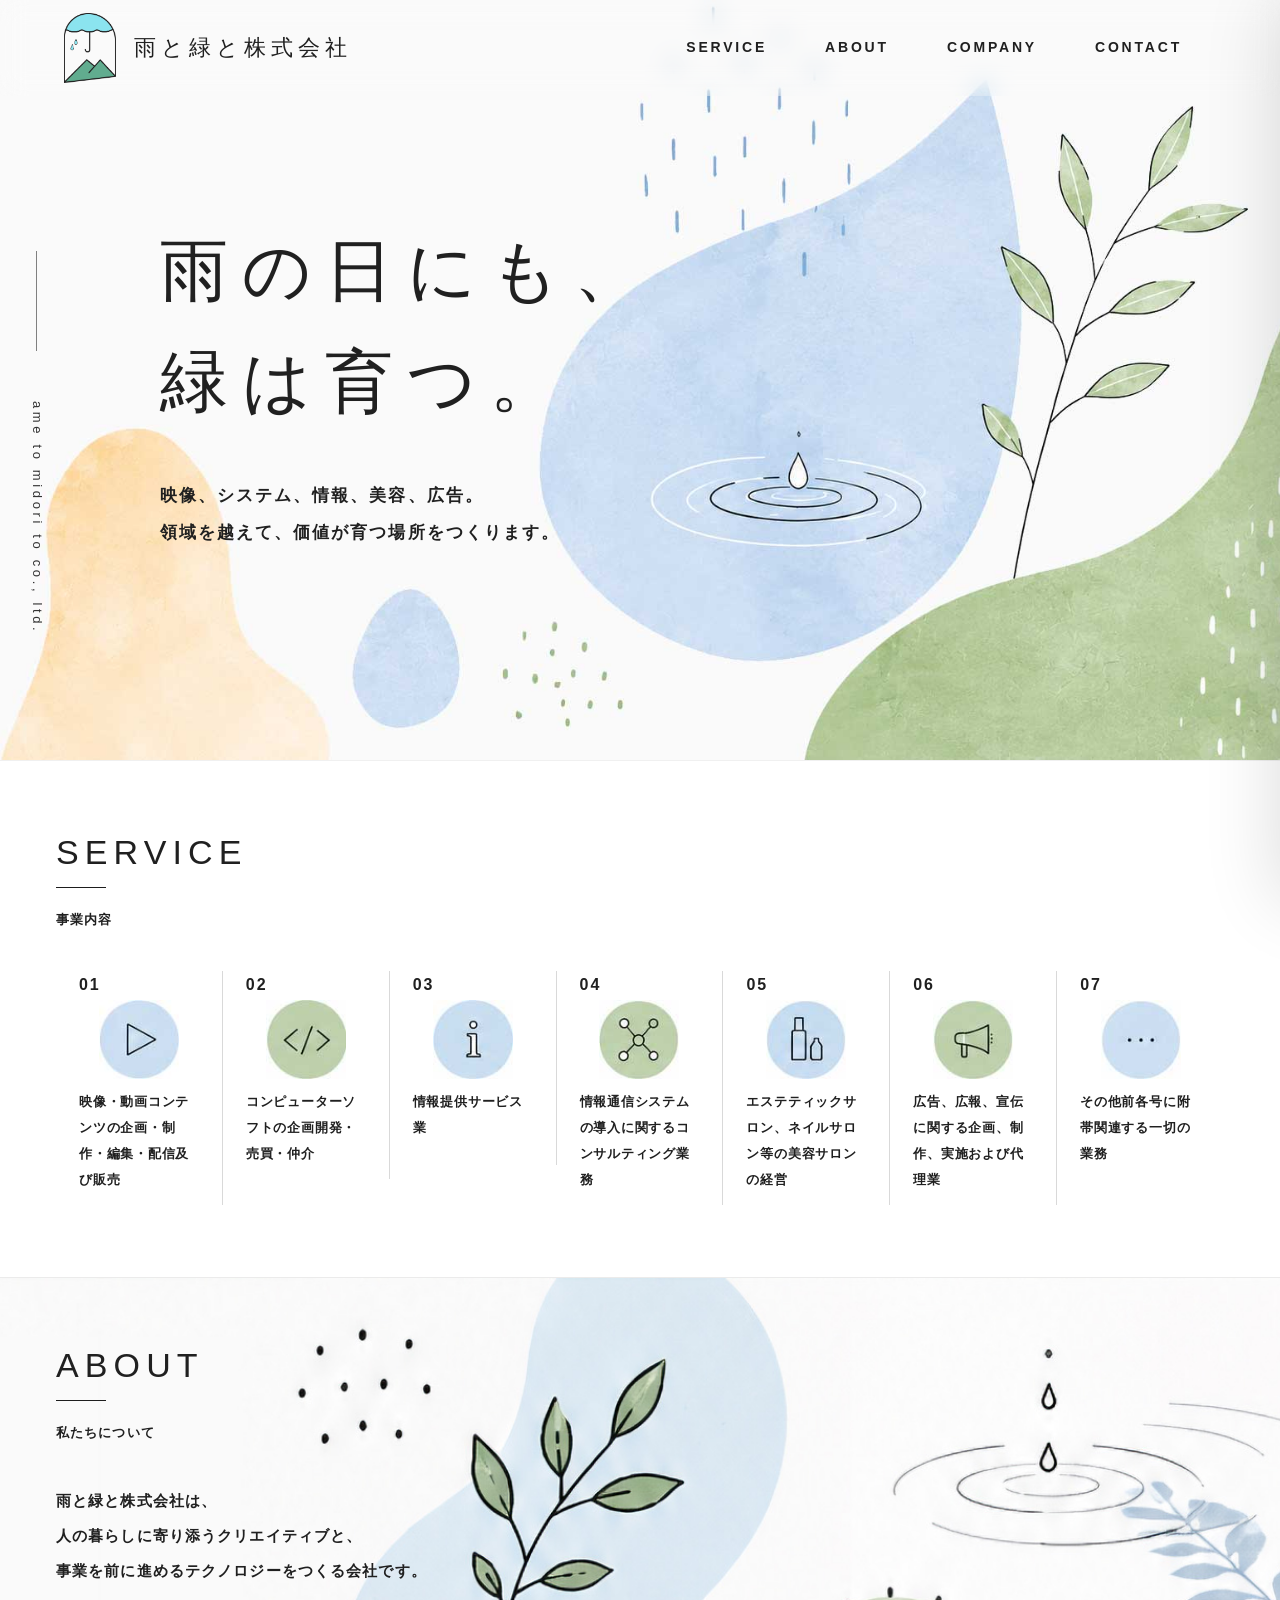
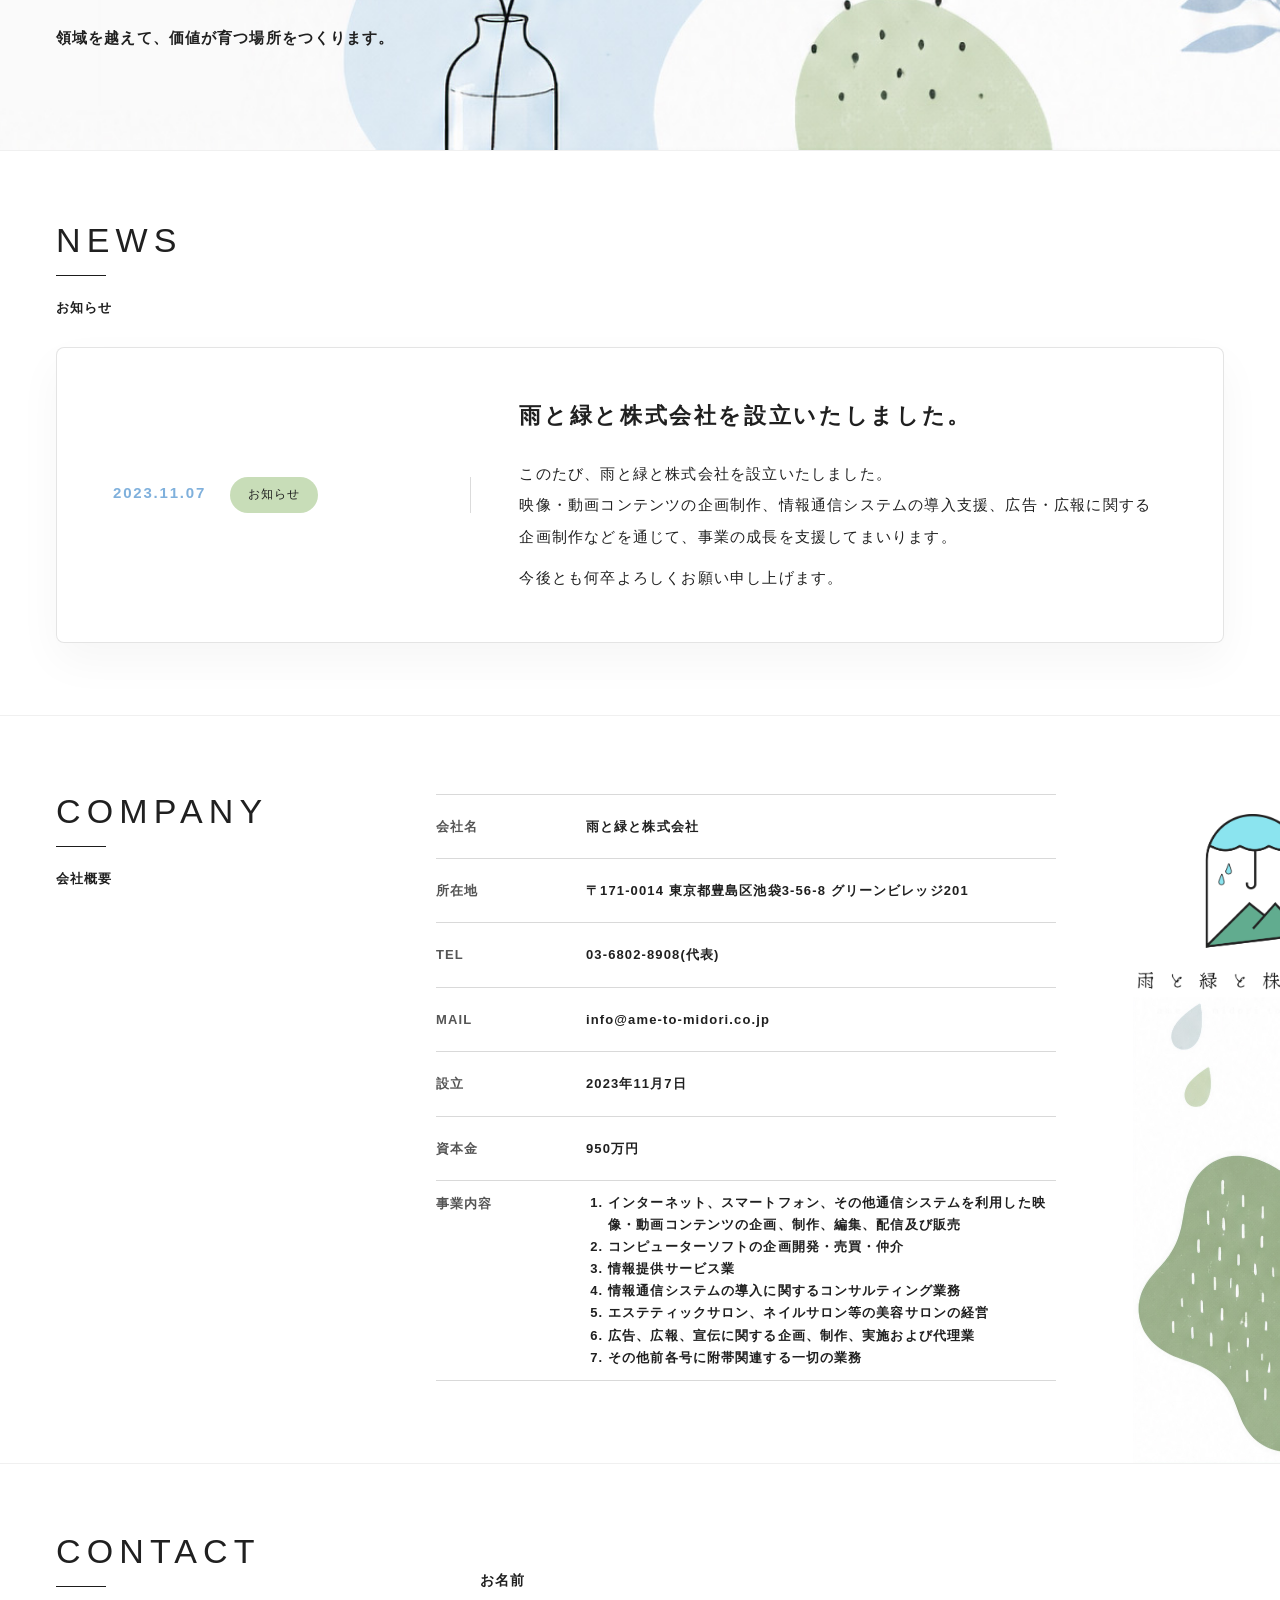
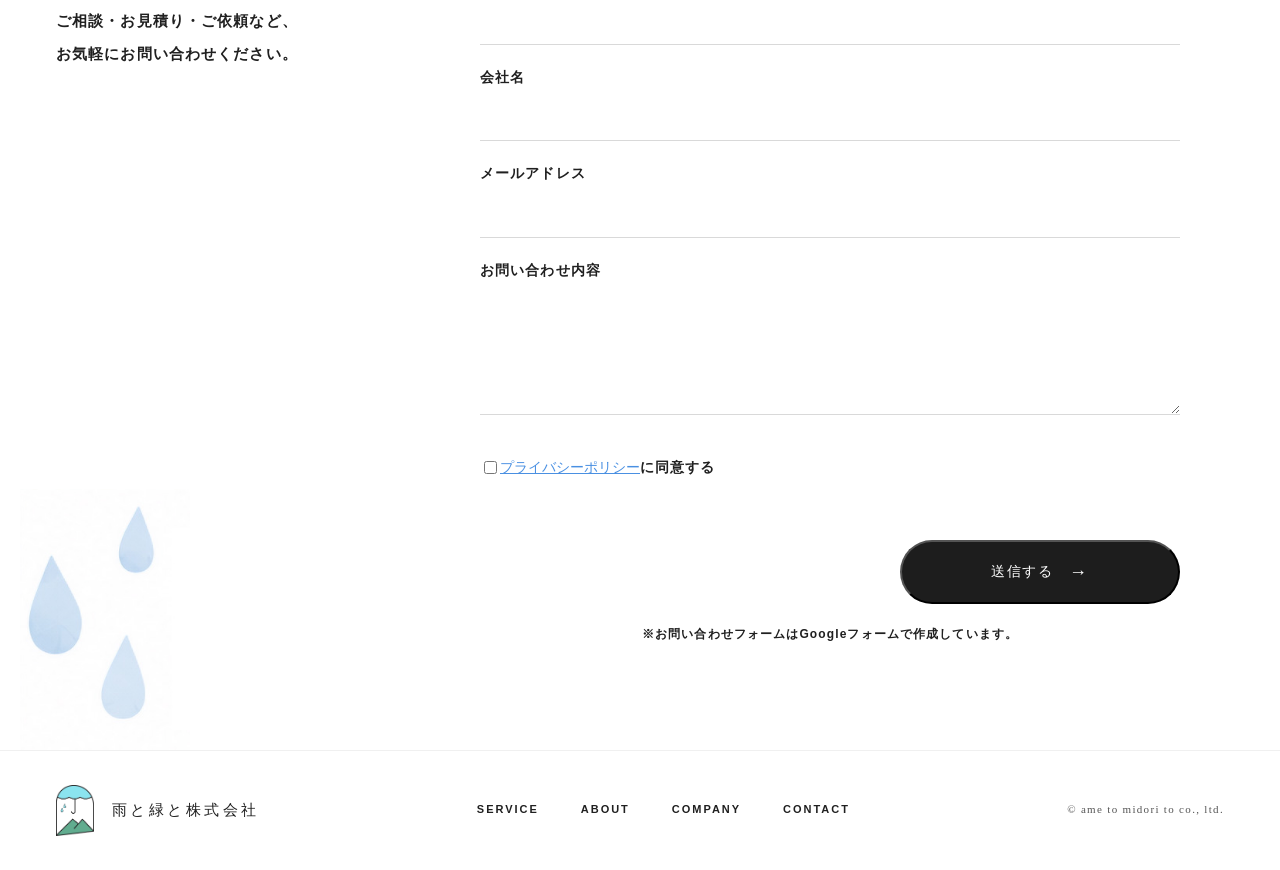
<file: index.html>
<!doctype html>
<html lang="ja">
<head>
  <meta charset="utf-8">
  <meta name="viewport" content="width=device-width, initial-scale=1">
  <title>雨と緑と株式会社</title>
  <meta name="description" content="雨と緑と株式会社は、映像、システム、情報、美容、広告など、領域を越えて価値が育つ場所をつくる会社です。">
  <link rel="icon" href="assets/favicon.svg" type="image/svg+xml">
  <link rel="canonical" href="https://ametomidorito.github.io/site/">
  <!--css（圧縮）ここから-->
  <style>
    :root{--black:#1d1d1d;--text:#202020;--line:#d9d9d9;--blue:#cfe8f8;--blue-2:#8fbfe5;--green:#b8d5a5;--green-2:#dcebd7;--beige:#f5dfb9;--paper:#fbfaf8;--white:#fff;--inner:min(100% - 112px,1440px)}*{box-sizing:border-box}html{scroll-behavior:smooth}body{margin:0;background:var(--white);color:var(--text);font-family:"Yu Gothic","Hiragino Kaku Gothic ProN",Meiryo,sans-serif;letter-spacing:.07em;line-height:1.8;-webkit-font-smoothing:antialiased;text-rendering:optimizeLegibility}a{color:inherit;text-decoration:none}img{display:block;max-width:100%;height:auto}.site-header{position:fixed;z-index:50;top:0;left:0;width:100%;height:96px;padding-inline:64px;display:flex;align-items:center;justify-content:space-between;backdrop-filter:blur(12px);-webkit-backdrop-filter:blur(12px)}.site-logo{display:flex;align-items:center;gap:18px;font-family:"Yu Mincho","Hiragino Mincho ProN",serif;font-size:22px;letter-spacing:.23em;white-space:nowrap}.site-logo img{width:52px}.global-nav{display:flex;align-items:center;gap:58px;margin-left:auto;margin-right:34px;font-family:Arial,Helvetica,sans-serif;font-size:14px;font-weight:700;letter-spacing:.2em}.global-nav a{position:relative}.global-nav a::after{content:"";position:absolute;left:0;bottom:-9px;width:0;height:1px;background:var(--black);transition:width .25s ease}.global-nav a:hover::after{width:100%}.hamburger{position:relative;z-index:80;width:56px;height:56px;border:0;border-radius:50%;background:var(--black);box-shadow:0 12px 30px rgba(0,0,0,.16);cursor:pointer}.hamburger span{position:absolute;left:17px;width:22px;height:1px;background:#fff;transition:top .3s ease,transform .3s ease,opacity .2s ease}.hamburger span:nth-child(1){top:20px}.hamburger span:nth-child(2){top:28px}.hamburger span:nth-child(3){top:36px}.is-menu-open .hamburger span:nth-child(1){top:28px;transform:rotate(38deg)}.is-menu-open .hamburger span:nth-child(2){opacity:0}.is-menu-open .hamburger span:nth-child(3){top:28px;transform:rotate(-38deg)}.drawer-overlay{position:fixed;z-index:60;inset:0;background:rgba(0,0,0,.26);backdrop-filter:blur(3px);opacity:0;visibility:hidden;transition:.3s}.drawer{position:fixed;z-index:70;top:0;right:0;width:min(520px,92vw);height:100dvh;padding:34px 46px 50px;background:linear-gradient(145deg,#fff 0%,#fbfaf7 56%,#e5f0df 130%);box-shadow:-28px 0 70px rgba(0,0,0,.14);transform:translateX(105%);transition:transform .42s cubic-bezier(.22,1,.36,1);overflow:auto}.is-menu-open{overflow:hidden}.is-menu-open .drawer-overlay{opacity:1;visibility:visible}.is-menu-open .drawer{transform:translateX(0)}.drawer__top{margin-bottom:64px}.drawer .site-logo{font-size:18px}.drawer .site-logo img{width:46px}.drawer__nav{display:grid;border-top:1px solid rgba(0,0,0,.13)}.drawer__nav a{display:flex;align-items:center;gap:22px;padding:24px 4px;border-bottom:1px solid rgba(0,0,0,.13);font-family:Arial,Helvetica,sans-serif;font-weight:700;letter-spacing:.18em}.drawer__nav small{color:#6ca081;font-size:12px}.drawer__nav span{font-size:34px;line-height:1}.drawer__nav a::after{content:"→";margin-left:auto;opacity:.55}.drawer__copy{margin:58px 0 0;font-family:"Yu Mincho","Hiragino Mincho ProN",serif;font-size:30px;line-height:1.9;letter-spacing:.18em}.mv{position:relative;min-height:760px;height:calc(100vw * 916/1717);overflow:hidden;background:url(assets/mv-illust.jpg);background-size:cover;background-repeat:no-repeat}.mv__body{position:absolute;z-index:2;left:12.5vw;top:24vh}.vertical-copy{position:absolute;z-index:2;left:2vw;bottom:14vh;margin:0;writing-mode:vertical-rl;font-family:Arial,Helvetica,sans-serif!important;font-size:13px;letter-spacing:.28em;color:#333}.vertical-copy::before{content:"";display:block;width:1px;height:100px;background:#1c1c1c;opacity:.55;position:absolute;top:-150px;left:45%}.mv h1{margin:0 0 38px;font-family:"Yu Mincho","Hiragino Mincho ProN","Noto Serif JP",serif;font-size:clamp(46px,5.3vw,82px);font-weight:400;line-height:1.64;letter-spacing:.2em}.mv p{font-family:"Yu Mincho","Hiragino Mincho ProN","Noto Serif JP",serif}.mv p:not(.vertical-copy){margin:0;font-size:17px;font-weight:700;line-height:2.2;letter-spacing:.12em}.mv__visual{position:absolute;right:-2vw;bottom:-2px;width:min(71vw,1120px);height:calc(100% - 96px)}.mv__visual img{width:100%;height:100%;object-fit:contain;object-position:right bottom}.section{position:relative;padding:72px max(56px,calc((100vw - 1440px)/2 + 56px));border-top:1px solid rgba(0,0,0,.06);overflow:hidden;z-index:0}.section-title h2{margin:0;font-family:Arial,Helvetica,sans-serif;font-size:34px;line-height:1;font-weight:500;letter-spacing:.18em}.section-title h2::after{content:"";display:block;width:50px;height:1px;margin-top:18px;background:var(--black)}.section-title p{margin:20px 0 0;font-size:13px;font-weight:700}.service{background:#fff;padding-top:74px;padding-bottom:72px}.service .section-title{margin-bottom:40px}.service-list{display:grid;grid-template-columns:repeat(7,1fr);align-items:start}.service-list article{min-height:194px;padding:0 23px 12px;text-align:center;border-right:1px solid var(--line)}.service-list article:last-child{border-right:0}.service-list span{display:block;font-family:Arial,Helvetica,sans-serif;font-size:16px;font-weight:700;letter-spacing:.12em;text-align:left}.service-list img{margin:0 auto 10px;width:80px}.service-list p{margin:auto;font-size:13px;font-weight:700;line-height:2;letter-spacing:.06em;text-align:left;width:fit-content}.ico-play::before{content:"";width:0;height:0;border-top:16px solid transparent;border-bottom:16px solid transparent;border-left:24px solid #111;transform:translateX(3px)}.ico-network::before,.ico-network::after{content:"";position:absolute}.ico-network::before{width:44px;height:44px;background:radial-gradient(circle at 50% 0,#111 0 4px,transparent 5px),radial-gradient(circle at 100% 50%,#111 0 4px,transparent 5px),radial-gradient(circle at 50% 100%,#111 0 4px,transparent 5px),radial-gradient(circle at 0 50%,#111 0 4px,transparent 5px)}.ico-network::after{width:34px;height:34px;border:2px solid #111;transform:rotate(45deg);border-radius:3px}.ico-bottle::before{content:"";width:18px;height:35px;border:2px solid #111;border-top-width:8px;border-radius:3px 3px 6px 6px}.ico-bottle::after{content:"";position:absolute;right:20px;bottom:18px;width:14px;height:24px;border:2px solid #111;border-radius:4px 4px 6px 6px}.ico-mega::before{content:"";width:36px;height:26px;background:linear-gradient(90deg,transparent 0 10px,#111 10px 13px,transparent 13px),conic-gradient(from 250deg at 100% 50%,#111 0 58deg,transparent 60deg);clip-path:polygon(0 35%,25% 35%,100% 0,100% 100%,25% 65%,0 65%)}.about{min-height:360px;padding-top:70px;padding-bottom:62px;background:#fafafa;display:grid;grid-template-columns:250px 360px 1fr;gap:38px;align-items:start;z-index:0}.about .section-title{grid-column:1}.about__text{grid-column:1 / 3}.about__text p{margin:0 0 32px;font-size:15px;font-weight:700;line-height:2.35}.about__visual{position:absolute;right:0;top:0;width:100%;height:100%;display:flex;align-items:center;z-index:-1}.about__visual img{height:100%;object-fit:cover;object-position:center}.company{background:#fff;padding-top:78px;padding-bottom:82px;display:grid;grid-template-columns:270px 1fr;column-gap:110px}.company__content{display:grid;grid-template-columns:minmax(620px,850px) minmax(240px,380px);gap:80px;align-items:center}.company-table{margin:0;border-top:1px solid var(--line);font-size:13px;font-weight:700}.company-table div{display:grid;grid-template-columns:150px 1fr;border-bottom:1px solid var(--line);min-height:37px}.company-table dt,.company-table dd{padding:20px 0}.company-table dt{color:#555}.company-table dd{margin:0}.company-table ol{margin:0;padding-left:1.7em;line-height:1.7}.company-table .business dt,.company-table .business dd{padding-top:11px;padding-bottom:11px}.company-mark{text-align:center;justify-self:center;align-self:flex-start}.company-mark img{width:250px;margin:20px auto}.company-mark p{margin:0 0 7px;font-family:"Yu Mincho","Hiragino Mincho ProN",serif;font-size:24px;letter-spacing:.22em}.company-mark small{font-family:Georgia,serif;font-size:11px;letter-spacing:.32em;color:#555}.company::after{content:"";position:absolute;right:0;bottom:0;width:197px;height:466px;background:url(assets/company-illust.jpg) right/contain no-repeat;opacity:.98}.contact{min-height:360px;padding-top:70px;padding-bottom:104px;display:grid;grid-template-columns:270px 1fr;column-gap:110px;background:#fff}.contact .section-title{grid-column:1;grid-row:1}.contact__lead{grid-column:1;grid-row:1;margin:70px 0 0;font-size:15px;font-weight:700;line-height:2.2}.google-form-space{margin-top:34px}.contact-form{width:100%;max-width:700px;margin:0 auto}.contact-form__row{margin-bottom:20px}.contact-form label{display:block;margin-bottom:12px;font-size:14px;letter-spacing:.08em;font-weight:700}.contact-form input,.contact-form textarea{width:100%;border:none;border-bottom:1px solid #d9d9d9;background:transparent;padding:0 0 12px;font-size:16px;line-height:1.6;transition:border-color .3s}.contact-form textarea{min-height:120px;resize:vertical}.contact-form input:focus,.contact-form textarea:focus{outline:none;border-color:#000}.contact-form__submit{display:flex;align-items:center;justify-content:center;gap:16px;width:280px;height:64px;margin-top:60px;margin-left:auto;background:var(--black);color:#fff;border-radius:999px;cursor:pointer;font-size:14px;letter-spacing:.1em;transition:.3s}.contact-form__submit:hover{background:#333}.contact-form__submit span{font-size:18px;transition:transform .3s}.contact-form__submit:hover span{transform:translateX(4px)}.privacy-policy-row{text-align:center;margin:30px 0}.privacy-policy-row label{font-weight:400;cursor:pointer;display:flex;align-items:center;font-weight:700}.contact-form .privacy-policy-row input{width:auto}.contact-deco{position:absolute;left:20px;bottom:0;width:170px;z-index:-1}.contact-text{font-size:12px;font-weight:700;color:var(--text);text-align:center;max-width:700px;margin:20px auto 0}.policy-modal{border:none;border-radius:8px;padding:0;width:90%;max-width:500px;box-shadow:0 10px 25px rgba(0,0,0,.2)}.policy-modal::backdrop{background:rgba(0,0,0,.6)}.policy-modal__inner{padding:25px}.policy-modal h3{margin-top:0;border-bottom:2px solid #eee;padding-bottom:10px}.policy-modal__content{max-height:300px;overflow-y:auto;font-size:.9rem;line-height:1.6;color:#555;margin-bottom:20px;text-align:left}.policy-modal h4{font-size:1rem;margin:15px 0 5px;color:#333}.policy-modal__close{display:block;width:100%;padding:10px;background:#eee;border:none;border-radius:4px;cursor:pointer;font-weight:700}.policy-modal__close:hover{background:#ddd}.site-footer{padding:34px 56px;display:flex;align-items:center;justify-content:space-between;gap:30px;border-top:1px solid rgba(0,0,0,.06);background:#fff}.site-footer .site-logo{font-size:15px}.site-footer .site-logo img{width:38px}.site-footer nav{display:flex;gap:42px;font-family:Arial,Helvetica,sans-serif;font-size:11px;font-weight:700;letter-spacing:.18em}.site-footer small{font-family:Georgia,serif;font-size:11px;letter-spacing:.12em;color:#555}.news__inner{max-width:1280px;margin:0 auto}.news__card{position:relative;display:grid;grid-template-columns:34% 1fr;gap:48px;align-items:center;padding:48px 56px;border:1px solid rgba(34,34,34,.12);border-radius:8px;background:rgba(255,255,255,.82);box-shadow:0 18px 45px rgba(0,0,0,.04);overflow:hidden;margin-top:28px}.news__meta{padding-right:42px;border-right:1px solid rgba(34,34,34,.16)}.news__meta time{display:inline-block;margin-right:18px;color:#7fb0dc;font-size:15px;letter-spacing:.12em;font-weight:700}.news__meta span{display:inline-block;padding:7px 18px;border-radius:999px;background:#c8ddb8;color:var(--text);font-size:12px;letter-spacing:.08em}.news__body h3{margin:0 0 22px;font-size:22px;letter-spacing:.12em;font-weight:700}.news__body p{margin:0;font-size:15px;line-height:2.1;letter-spacing:.08em}.news__body p+p{margin-top:10px}.spOnly{display:none}@media (max-width:1180px){.site-header{padding-inline:30px}.global-nav{gap:28px}.mv__body{left:10vw}.mv__visual{width:74vw}.service-list{grid-template-columns:repeat(4,1fr);row-gap:36px}.service-list article:nth-child(4n){border-right:0}.about{display:block}.about__text{margin-top:34px;max-width:520px}.about__visual img{object-position:30%}.company{grid-template-columns:1fr;gap:28px}.company__content{margin-left:0;grid-template-columns:1fr;gap:46px}.contact{grid-template-columns:1fr;gap:28px}.contact__lead{grid-column:1;grid-row:auto;margin-top:0}.google-form-space{grid-column:1;grid-row:auto;margin-top:20px}.site-footer{justify-content:center;flex-wrap:wrap}.news{padding:64px 6vw}.news__heading{display:block}.news__ja{margin-top:12px}.news__card{grid-template-columns:1fr;gap:28px;padding:36px 28px}.news__meta{padding-right:0;padding-bottom:24px;border-right:0;border-bottom:1px solid rgba(34,34,34,.16)}}@media (max-width:760px){:root{--inner:calc(100% - 40px)}.site-header{height:72px;padding-inline:20px}.site-logo{gap:10px;font-size:15px;letter-spacing:.14em}.site-logo img{width:38px}.global-nav{display:none}.hamburger{width:46px;height:46px}.hamburger span{left:12px}.hamburger span:nth-child(1){top:16px}.hamburger span:nth-child(2){top:23px}.hamburger span:nth-child(3){top:30px}.is-menu-open .hamburger span:nth-child(1),.is-menu-open .hamburger span:nth-child(3){top:23px}.drawer{width:100vw;padding:24px}.drawer__nav span{font-size:28px}.drawer__copy{font-size:24px}.mv{height:auto;min-height:700px;background-position:40% bottom;background-color:#fafafa}.mv__body{left:32px;right:28px;top:150px}.mv__body::before{left:-18px;height:92px}.vertical-copy{display:none}.mv h1{font-size:42px;line-height:1.62}.mv p:not(.vertical-copy){font-size:14px}.mv__visual{right:-190px;bottom:0;width:850px;height:520px}.section{padding:60px 22px}.section-title h2{font-size:30px}.service-list{grid-template-columns:1fr}.service-list article{min-height:auto;padding:28px 0;border-right:0;border-bottom:1px solid var(--line)}.service-list article:first-child{border-top:1px solid var(--line)}.service-list span{margin-bottom:14px;text-align:center}.about{padding-bottom:0}.about__visual{position:relative;right:auto;top:auto;width:calc(100% + 44px);height:auto}.about__visual img{object-fit:contain;width:100%;margin-left:-22px;height:auto}.company-table div{grid-template-columns:1fr;gap:0;padding:8px 0}.company-table dt,.company-table dd{padding:0}.company::after{display:none}.google-form-space{min-height:230px}.contact-form__submit{max-width:280px;width:100%;margin:0 auto}.contact-deco{left:auto;right:20px;bottom:auto;top:50px;width:100px}.site-footer{display:grid;justify-items:center;text-align:center;padding:32px 20px;justify-content:center}.site-footer nav{gap:18px;flex-wrap:wrap;justify-content:center}.news__title{font-size:28px}.news__meta time{display:block;margin:0 0 12px}.news__body h3{font-size:18px;line-height:1.8}.news__body p{font-size:14px;line-height:2}.spOnly{display:block}.pcOnly{display:none}}
  </style>
  <!--ここまで-->
</head>
<body>
<header class="site-header">
  <a class="site-logo" href="#top" aria-label="トップへ">
    <img src="assets/logo-img.png" alt="雨と緑と株式会社">
    <span>雨と緑と株式会社</span>
  </a>
  <nav class="global-nav" aria-label="グローバルナビゲーション">
    <a href="#service">SERVICE</a>
    <a href="#about">ABOUT</a>
    <a href="#company">COMPANY</a>
    <a href="#contact">CONTACT</a>
  </nav>
  <button class="hamburger spOnly" type="button" aria-label="メニューを開く" aria-controls="drawer" aria-expanded="false">
    <span></span><span></span><span></span>
  </button>
</header>

<div class="drawer-overlay" data-close-menu></div>
<aside class="drawer" id="drawer" aria-hidden="true">
  <div class="drawer__top">
    <a class="site-logo" href="#top" data-close-menu>
      <img src="assets/logo-img.png" alt="">
      <span>雨と緑と株式会社</span>
    </a>
  </div>
  <nav class="drawer__nav" aria-label="ドロワーメニュー">
    <a href="#top" data-close-menu><span>TOP</span></a>
    <a href="#service" data-close-menu><span>SERVICE</span></a>
    <a href="#about" data-close-menu><span>ABOUT</span></a>
    <a href="#company" data-close-menu><span>COMPANY</span></a>
    <a href="#contact" data-close-menu><span>CONTACT</span></a>
  </nav>
</aside>

<main id="top">
  <section class="mv" aria-labelledby="mv-title">
    <p class="vertical-copy">ame to midori to co., ltd.</p>
    <div class="mv__body">
      <h1 id="mv-title">雨の日にも、<br>緑は育つ。</h1>
      <p>映像、システム、情報、美容、広告。<br>領域を越えて、価値が育つ場所をつくります。</p>
    </div>
  </section>

  <section class="section service" id="service" aria-labelledby="service-title">
    <div class="section-title">
      <h2 id="service-title">SERVICE</h2>
      <p>事業内容</p>
    </div>
    <div class="service-list">
      <article><span>01</span>
        <img src="assets/service-list01.jpg">
        <p>映像・動画コンテンツの企画・制作・編集・配信及び販売</p>
      </article>
      <article><span>02</span>
         <img src="assets/service-list02.jpg">
         <p>コンピューターソフトの企画開発・売買・仲介</p></article>
      <article><span>03</span>
         <img src="assets/service-list03.jpg">
         <p>情報提供サービス業</p></article>
      <article><span>04</span>
         <img src="assets/service-list04.jpg">
         <p>情報通信システムの導入に関するコンサルティング業務</p></article>
      <article><span>05</span>
         <img src="assets/service-list05.jpg">
         <p>エステティックサロン、ネイルサロン等の美容サロンの経営</p></article>
      <article><span>06</span>
         <img src="assets/service-list06.jpg">
         <p>広告、広報、宣伝に関する企画、制作、実施および代理業</p></article>
      <article><span>07</span>
         <img src="assets/service-list07.jpg">
         <p>その他前各号に附帯関連する一切の業務</p></article>
    </div>
  </section>

  <section class="section about" id="about" aria-labelledby="about-title">
    <div class="section-title">
      <h2 id="about-title">ABOUT</h2>
      <p>私たちについて</p>
    </div>
    <div class="about__text">
      <p>雨と緑と株式会社は、<br>人の暮らしに寄り添うクリエイティブと、<br>事業を前に進めるテクノロジーをつくる会社です。</p>
      <p>領域を越えて、価値が育つ場所をつくります。</p>
    </div>
    <div class="about__visual" aria-hidden="true">
      <img src="assets/about-illust.jpg" alt="" class="pcOnly">
      <img src="assets/about-illust_sp.jpg" alt="spOnly">
    </div>
  </section>


  <section class="section news" id="news" aria-labelledby="news-title">
      <div class="section-title">
        <h2 id="news-title">NEWS</h2>
        <p>お知らせ</p>
      </div>
    <article class="news__card">
      <div class="news__meta">
        <time datetime="2023-11-07">2023.11.07</time>
        <span>お知らせ</span>
      </div>
      <div class="news__body">
        <h3>雨と緑と株式会社を設立いたしました。</h3>
        <p>
          このたび、雨と緑と株式会社を設立いたしました。<br>
          映像・動画コンテンツの企画制作、情報通信システムの導入支援、広告・広報に関する企画制作などを通じて、事業の成長を支援してまいります。
        </p>
        <p>今後とも何卒よろしくお願い申し上げます。</p>
      </div>
    </article>
  </div>
</section>

  <section class="section company" id="company" aria-labelledby="company-title">
    <div class="section-title">
      <h2 id="company-title">COMPANY</h2>
       <p>会社概要</p>
    </div>
    <div class="company__content">
      <dl class="company-table">
        <div><dt>会社名</dt><dd>雨と緑と株式会社</dd></div>
        <div><dt>所在地</dt><dd>〒171-0014 東京都豊島区池袋3-56-8 グリーンビレッジ201</dd></div>
        <div><dt>TEL</dt><dd>03‐6802‐8908(代表)</dd></div>
        <div><dt>MAIL</dt><dd>info@ame-to-midori.co.jp</dd></div>
        <div><dt>設立</dt><dd>2023年11月7日</dd></div>
        <div><dt>資本金</dt><dd>950万円</dd></div>
        <div class="business"><dt>事業内容</dt><dd><ol><li>インターネット、スマートフォン、その他通信システムを利用した映像・動画コンテンツの企画、制作、編集、配信及び販売</li><li>コンピューターソフトの企画開発・売買・仲介</li><li>情報提供サービス業</li><li>情報通信システムの導入に関するコンサルティング業務</li><li>エステティックサロン、ネイルサロン等の美容サロンの経営</li><li>広告、広報、宣伝に関する企画、制作、実施および代理業</li><li>その他前各号に附帯関連する一切の業務</li></ol></dd></div>
      </dl>
      <div class="company-mark">
        <img src="assets/logo.png" alt="雨と緑と株式会社 ロゴ">
      </div>
    </div>
  </section>

  <section class="section contact" id="contact" aria-labelledby="contact-title">
    <div class="section-title">
      <h2 id="contact-title">CONTACT</h2>
    </div>
    <p class="contact__lead">ご相談・お見積り・ご依頼など、<br>お気軽にお問い合わせください。</p>
    <div class="google-form-space" aria-label="Googleフォーム埋め込みエリア">
      
      <form class="contact-form" action="https://docs.google.com/forms/u/0/d/e/1FAIpQLSeAVb4KvERettNnSRJBITaKx21Cf2gIU2XJBKu37pyTa5pEWw/formResponse" target="_self" method="POST" id="mG61Hd" jsmodel="TOfxwf Q91hve CEkLOc" data-shuffle-seed="5022879552656194086" data-clean-viewform-url="https://docs.google.com/forms/d/e/1FAIpQLSeAVb4KvERettNnSRJBITaKx21Cf2gIU2XJBKu37pyTa5pEWw/viewform?usp=header" data-response="%.@.]" data-dlp-data="%.@.null,false]" data-first-entry="0" data-last-entry="4" data-is-first-page="true">
        <div class="contact-form__row">
          <label for="name">お名前</label>
          <input type="text" id="name" name="entry.1853354105" required="required">
        </div>
        <div class="contact-form__row">
          <label for="company">会社名</label>
          <input type="text" id="company" name="entry.1575681943">
        </div>
        <div class="contact-form__row">
          <label for="email">メールアドレス</label>
          <input type="email" id="email" name="entry.1927890603" required="required">
        </div>
        <div class="contact-form__row">
          <label for="message">お問い合わせ内容</label>
          <textarea id="message" name="entry.1132377842" required="required"></textarea>
        </div>

      <div class="privacy-policy-row">
        <label>
          <input type="checkbox" id="privacy-check" required> 
          <button type="button" id="open-policy" style="background:none; border:none; color:#4A90E2; text-decoration:underline; cursor:pointer; padding:0; font-size:inherit;">プライバシーポリシー</button>に同意する
        </label>
      </div>

      <dialog id="policy-dialog" class="policy-modal">
        <div class="policy-modal__inner">
          <h3>プライバシーポリシー</h3>
          <div class="policy-modal__content">
            <p>当方は、本ウェブサイトの提供するサービスにおける、ユーザーの個人情報の取扱いについて、以下のとおりプライバシーポリシーを定めます。</p>
            
            <h4>1. 個人情報の管理</h4>
            <p>お問い合わせいただいた際にお預かりした個人名、メールアドレスなどの個人情報は、適切に管理し、不正アクセス・紛失・漏洩等の防止に努めます。</p>
            
            <h4>2. 利用目的</h4>
            <p>お預かりした個人情報は、以下の目的のみに利用いたします。<br>
            ・お問い合わせに対する回答や、必要な情報をメール等でご連絡するため</p>
            
            <h4>3. 第三者への開示・提供の禁止</h4>
            <p>当方は、次に掲げる場合を除いて、あらかじめユーザーの同意を得ることなく、第三者に個人情報を提供することはありません。<br>
            ・法令に基づき開示が必要な場合<br>
            ・本人の同意がある場合</p>
            
            <h4>4. Googleフォームの利用</h4>
            <p>本フォームは、データ収集のためにGoogleフォームを利用しています。入力されたデータはGoogleのサーバーに送信されます。Googleのプライバシーポリシーについては、同社の公式サイトをご確認ください。</p>
          </div>
          <button type="button" id="close-policy" class="policy-modal__close">閉じる</button>
        </div>
      </dialog>

        <button type="submit" class="contact-form__submit">
          送信する
          <span>→</span>
        </button>
      </form>
      <p class="contact-text">※お問い合わせフォームはGoogleフォームで作成しています。</p>
    </div>
    <img class="contact-deco" src="assets/contact-illust.jpg" alt="" aria-hidden="true">
  </section>
</main>

<footer class="site-footer">
  <a class="site-logo" href="#top"><img src="assets/logo-img.png" alt=""><span>雨と緑と株式会社</span></a>
  <nav><a href="#service">SERVICE</a><a href="#about">ABOUT</a><a href="#company">COMPANY</a><a href="#contact">CONTACT</a></nav>
  <small>© ame to midori to co., ltd.</small>
</footer>
<!--js（圧縮）ここから-->
<script>
  (()=>{const body=document.body;const btn=document.querySelector('.hamburger');const drawer=document.querySelector('#drawer');const closeEls=document.querySelectorAll('[data-close-menu]');if(!btn||!drawer)return;const open=()=>{body.classList.add('is-menu-open');btn.setAttribute('aria-expanded','true');btn.setAttribute('aria-label','メニューを閉じる');drawer.setAttribute('aria-hidden','false')};const close=()=>{body.classList.remove('is-menu-open');btn.setAttribute('aria-expanded','false');btn.setAttribute('aria-label','メニューを開く');drawer.setAttribute('aria-hidden','true')};btn.addEventListener('click',()=>body.classList.contains('is-menu-open')?close():open());closeEls.forEach(el=>el.addEventListener('click',close));window.addEventListener('keydown',e=>{if(e.key==='Escape')close()})})();(()=>{const dialog=document.getElementById('policy-dialog');const openBtn=document.getElementById('open-policy');const closeBtn=document.getElementById('close-policy');openBtn.addEventListener('click',()=>{dialog.showModal()});closeBtn.addEventListener('click',()=>{dialog.close()});dialog.addEventListener('click',(e)=>{if(e.target===dialog){dialog.close()}})})();document.getElementById('mG61Hd').addEventListener('submit',function(event){let isValid=!0;let errorMessage="";const name=document.getElementById('name').value.trim();if(name===""){isValid=!1;errorMessage+="お名前を入力してください。\n"} const email=document.getElementById('email').value;const emailPattern=/^[^\s@]+@[^\s@]+\.[^\s@]+$/;if(!emailPattern.test(email)){isValid=!1;errorMessage+="有効なメールアドレスを入力してください。\n"} const message=document.getElementById('message').value.trim();if(message.length<10){isValid=!1;errorMessage+="お問い合わせ内容は10文字以上で入力してください。\n"} if(!isValid){alert(errorMessage);event.preventDefault()}})
</script>
<!--ここまで-->
</body>
</html>
</file>
